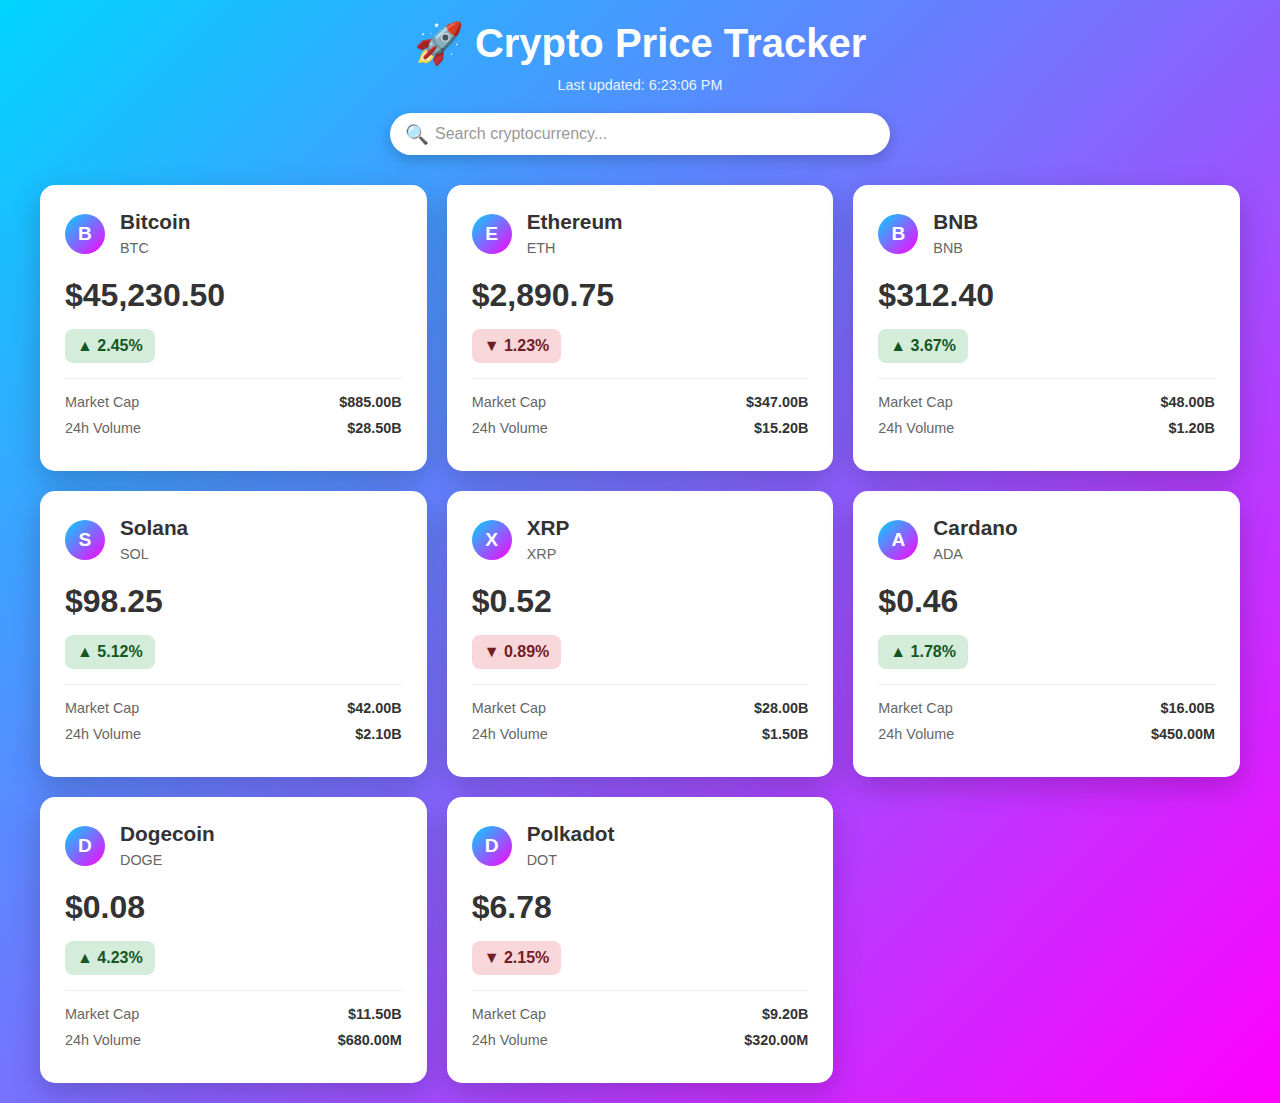
<file: index.html>
<!DOCTYPE html>
<html lang="en">
<head>
    <meta charset="UTF-8">
    <meta name="viewport" content="width=device-width, initial-scale=1.0">
    <title>Crypto Price Tracker</title>
    <link rel="stylesheet" href="styles.css">
</head>
<body>
    <div class="container">
        <header>
            <h1>🚀 Crypto Price Tracker</h1>
            <p class="last-update">Last updated: <span id="lastUpdate">--</span></p>
        </header>

        <div class="search-container">
            <span class="search-icon">🔍</span>
            <input type="text" id="searchInput" placeholder="Search cryptocurrency...">
        </div>

        <div id="loading" class="loading">
            <div class="spinner"></div>
            <p>Loading crypto data...</p>
        </div>

        <div id="error" class="error hidden">
            <p>⚠️ Failed to fetch data. <button id="retryBtn">Retry</button></p>
        </div>

        <div id="cryptoGrid" class="crypto-grid"></div>
    </div>

    <script src="script.js"></script>
</body>
</html>
</file>
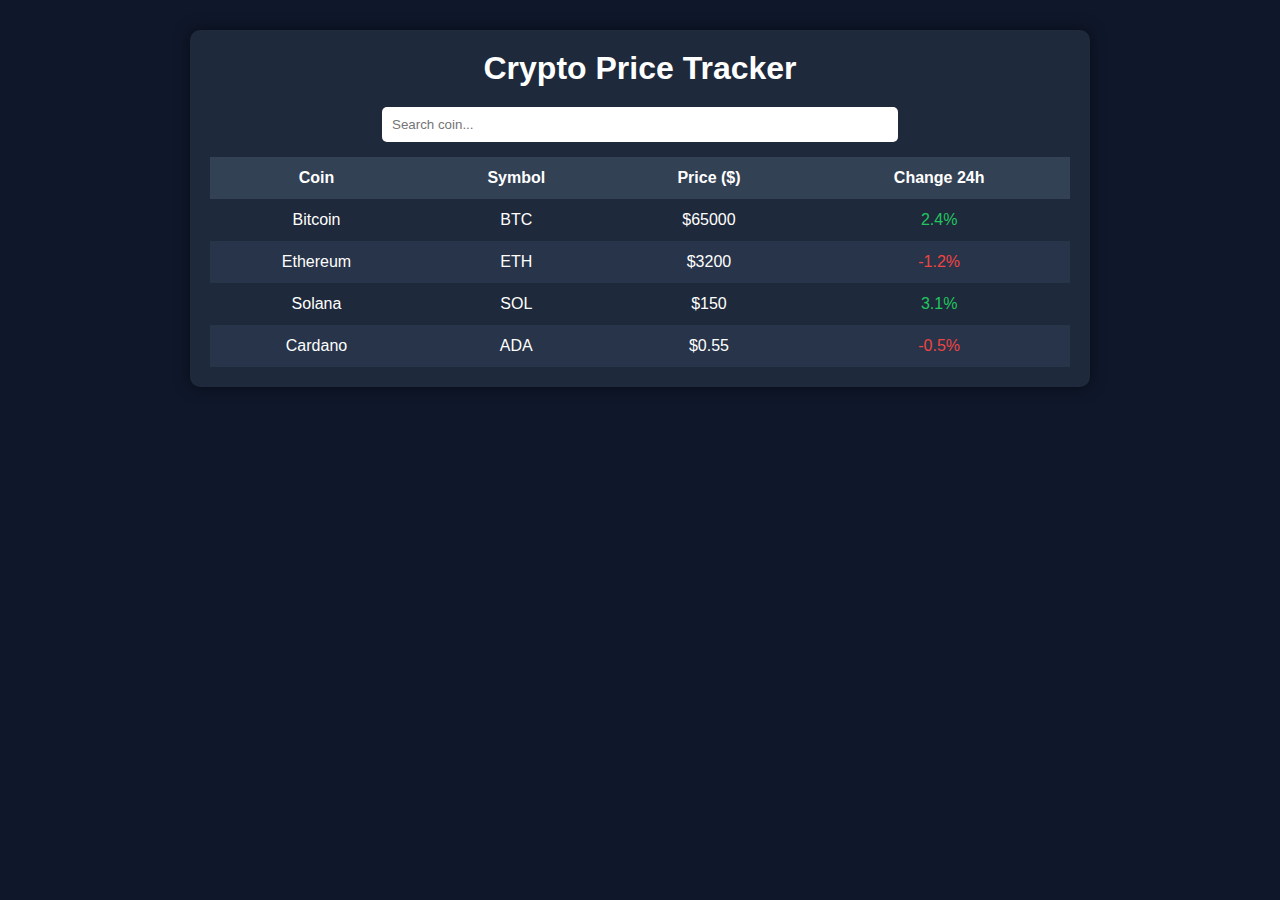
<file: cryptoprice.html>
<!DOCTYPE html>
<html lang="en">
<head>
  <meta charset="UTF-8" />
  <meta name="viewport" content="width=device-width, initial-scale=1.0"/>
  <title>Crypto Price Tracker</title>
  <link rel="stylesheet" href="cryptoprice.css" />
</head>
<body>

  <div class="container">
    <h1>Crypto Price Tracker</h1>

    <div class="search-box">
      <input type="text" id="searchInput" placeholder="Search coin..." />
    </div>

    <table>
      <thead>
        <tr>
          <th>Coin</th>
          <th>Symbol</th>
          <th>Price ($)</th>
          <th>Change 24h</th>
        </tr>
      </thead>
      <tbody id="cryptoTable">
        <!-- JS will fill data -->
      </tbody>
    </table>
  </div>

  <script src="cryptoprice.js"></script>
</body>
</html>
</file>
<file: styles.css>
* {
    margin: 0;
    padding: 0;
    box-sizing: border-box;
}

body {
    font-family: 'Segoe UI', Tahoma, Geneva, Verdana, sans-serif;
    background: linear-gradient(135deg, #00d4ff 0%, #ff00ff 100%);
    min-height: 100vh;
    padding: 20px;
    color: #333;
}

.container {
    max-width: 1200px;
    margin: 0 auto;
}

header {
    text-align: center;
    color: white;
    margin-bottom: 20px;
}

header h1 {
    font-size: 2.5rem;
    margin-bottom: 10px;
}

.last-update {
    font-size: 0.9rem;
    opacity: 0.9;
}

.search-container {
    position: relative;
    max-width: 500px;
    margin: 0 auto 30px;
}

.search-icon {
    position: absolute;
    left: 15px;
    top: 50%;
    transform: translateY(-50%);
    font-size: 1.2rem;
}

#searchInput {
    width: 100%;
    padding: 12px 15px 12px 45px;
    border: none;
    border-radius: 25px;
    font-size: 1rem;
    outline: none;
    box-shadow: 0 5px 15px rgba(0, 0, 0, 0.2);
}

#searchInput::placeholder {
    color: #999;
}

.loading {
    text-align: center;
    color: white;
    padding: 40px;
}

.spinner {
    width: 50px;
    height: 50px;
    border: 4px solid rgba(255, 255, 255, 0.3);
    border-top-color: white;
    border-radius: 50%;
    margin: 0 auto 20px;
    animation: spin 1s linear infinite;
}

@keyframes spin {
    to { transform: rotate(360deg); }
}

.error {
    background: #ff4444;
    color: white;
    padding: 20px;
    border-radius: 10px;
    text-align: center;
    margin-bottom: 20px;
}

.error button {
    background: white;
    color: #ff4444;
    border: none;
    padding: 10px 20px;
    border-radius: 5px;
    cursor: pointer;
    font-weight: bold;
    margin-left: 10px;
}

.error button:hover {
    opacity: 0.9;
}

.hidden {
    display: none;
}

.crypto-grid {
    display: grid;
    grid-template-columns: repeat(auto-fill, minmax(300px, 1fr));
    gap: 20px;
}

.crypto-card {
    background: white;
    border-radius: 15px;
    padding: 25px;
    box-shadow: 0 10px 30px rgba(0, 0, 0, 0.2);
    transition: transform 0.3s, box-shadow 0.3s;
}

.crypto-card:hover {
    transform: translateY(-5px);
    box-shadow: 0 15px 40px rgba(0, 0, 0, 0.3);
}

.crypto-header {
    display: flex;
    align-items: center;
    margin-bottom: 20px;
}

.crypto-icon {
    width: 40px;
    height: 40px;
    margin-right: 15px;
    background: linear-gradient(135deg, #00d4ff 0%, #ff00ff 100%);
    border-radius: 50%;
    display: flex;
    align-items: center;
    justify-content: center;
    color: white;
    font-weight: bold;
    font-size: 1.2rem;
}

.crypto-info h2 {
    font-size: 1.3rem;
    margin-bottom: 5px;
}

.crypto-symbol {
    color: #666;
    text-transform: uppercase;
    font-size: 0.9rem;
}

.crypto-price {
    font-size: 2rem;
    font-weight: bold;
    margin-bottom: 15px;
    color: #333;
}

.crypto-change {
    display: inline-flex;
    align-items: center;
    padding: 8px 12px;
    border-radius: 8px;
    font-weight: bold;
    margin-bottom: 15px;
}

.crypto-change.positive {
    background: #d4edda;
    color: #155724;
}

.crypto-change.negative {
    background: #f8d7da;
    color: #721c24;
}

.crypto-details {
    border-top: 1px solid #eee;
    padding-top: 15px;
}

.detail-row {
    display: flex;
    justify-content: space-between;
    margin-bottom: 10px;
    font-size: 0.9rem;
}

.detail-label {
    color: #666;
}

.detail-value {
    font-weight: bold;
    color: #333;
}

.price-update {
    animation: pulse 0.5s;
}

@keyframes pulse {
    0%, 100% { opacity: 1; }
    50% { opacity: 0.5; }
}

@media (max-width: 768px) {
    header h1 {
        font-size: 2rem;
    }
    
    .crypto-grid {
        grid-template-columns: 1fr;
    }
    
    .crypto-card {
        padding: 20px;
    }
}
</file>
<file: cryptoprice.css>
* {
  margin: 0;
  padding: 0;
  box-sizing: border-box;
  font-family: Arial, sans-serif;
}

body {
  background: #0f172a;
  color: white;
  display: flex;
  justify-content: center;
  padding: 30px;
}

.container {
  width: 90%;
  max-width: 900px;
  background: #1e293b;
  padding: 20px;
  border-radius: 10px;
  box-shadow: 0 0 15px rgba(0,0,0,0.5);
}

h1 {
  text-align: center;
  margin-bottom: 20px;
}

.search-box {
  text-align: center;
  margin-bottom: 15px;
}

.search-box input {
  padding: 10px;
  width: 60%;
  border-radius: 5px;
  border: none;
  outline: none;
}

table {
  width: 100%;
  border-collapse: collapse;
}

th, td {
  padding: 12px;
  text-align: center;
}

th {
  background: #334155;
}

tr:nth-child(even) {
  background: #273449;
}

.positive {
  color: #22c55e;
}

.negative {
  color: #ef4444;
}
</file>
